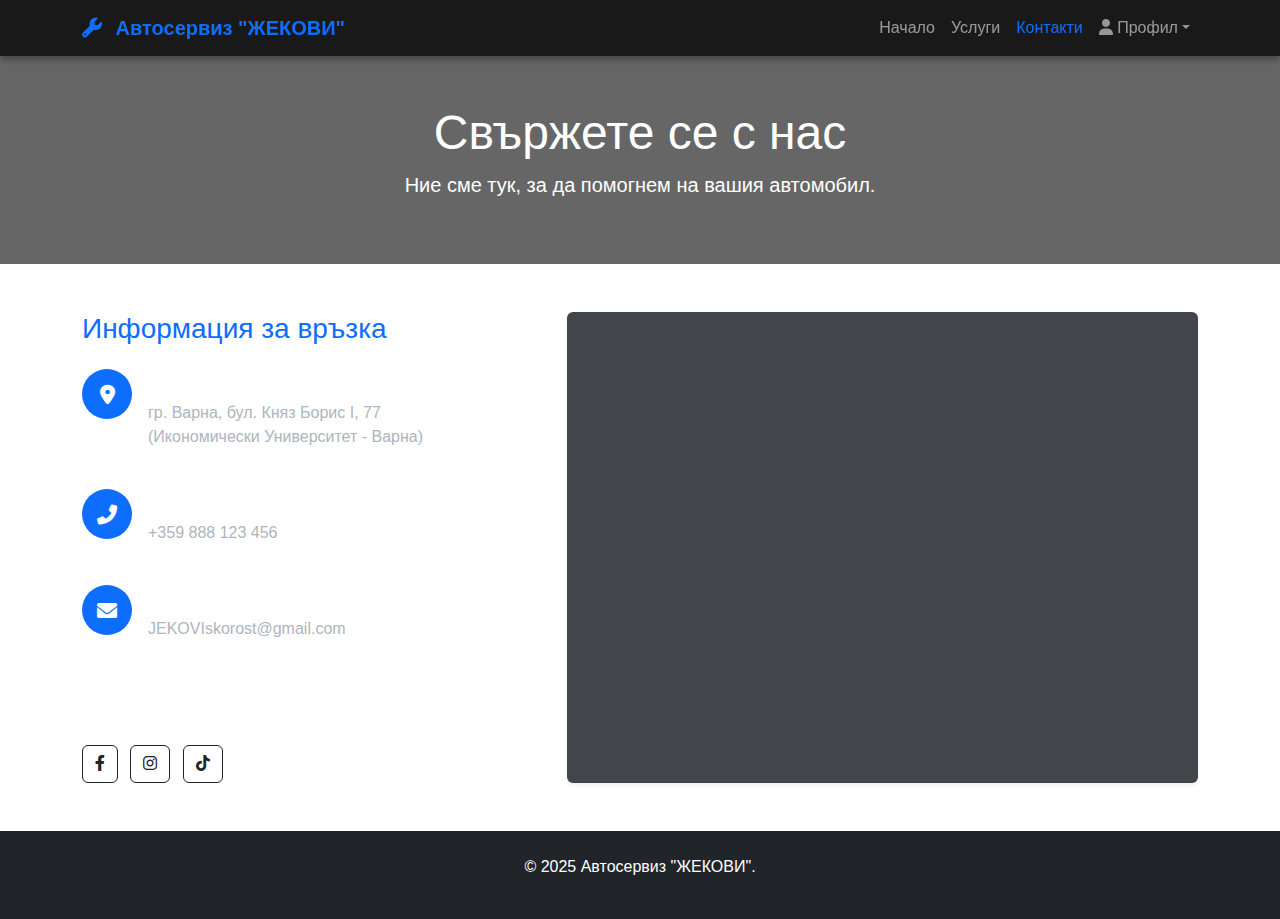
<file: contacts.html>
<!DOCTYPE html>
<html lang="bg">

<head>
    <meta charset="UTF-8">
    <meta name="viewport" content="width=device-width, initial-scale=1.0">
    <title>Контакти - Автосервиз "ЖЕКОВИ"</title>
    <link href="https://cdn.jsdelivr.net/npm/bootstrap@5.3.0/dist/css/bootstrap.min.css" rel="stylesheet">
    <link rel="stylesheet" href="https://cdnjs.cloudflare.com/ajax/libs/font-awesome/6.0.0/css/all.min.css">
    <link rel="stylesheet" href="style.css">
</head>

<body class="d-flex flex-column min-vh-100">
    <nav class="navbar navbar-expand-lg navbar-dark bg-dark sticky-top">
        <div class="container">
           <a class="navbar-brand text-warning fw-bold" href="index.html">
    <i class="fas fa-wrench me-2"></i> Автосервиз "ЖЕКОВИ"
</a>
            <button class="navbar-toggler" type="button" data-bs-toggle="collapse" data-bs-target="#navbarNav"><span
                    class="navbar-toggler-icon"></span></button>
            <div class="collapse navbar-collapse" id="navbarNav">
                <ul class="navbar-nav ms-auto">
                    <li class="nav-item"><a class="nav-link" href="index.html">Начало</a></li>
                    <li class="nav-item"><a class="nav-link" href="services.html">Услуги</a></li>
                    <li class="nav-item"><a class="nav-link active" href="contacts.html">Контакти</a></li>
                    <li class="nav-item dropdown">
                        <a class="nav-link dropdown-toggle" href="#" role="button" data-bs-toggle="dropdown"><i
                                class="fas fa-user"></i> Профил</a>
                        <ul class="dropdown-menu">
                            <li><a class="dropdown-item" href="login.html">Вход</a></li>
                            <li><a class="dropdown-item" href="profile.html">Настройки</a></li>
                        </ul>
                    </li>
                </ul>
            </div>
        </div>
    </nav>
    <header class="bg-secondary text-white text-center py-5">
        <div class="container">
            <h1 class="display-5">Свържете се с нас</h1>
            <p class="lead">Ние сме тук, за да помогнем на вашия автомобил.</p>
        </div>
    </header>
    <div class="container py-5 flex-grow-1">
        <div class="row g-5">
            <div class="col-lg-5">
                <h3 class="mb-4 text-warning">Информация за връзка</h3>

                <div class="d-flex mb-4">
                    <div class="flex-shrink-0">
                        <div class="bg-warning text-dark rounded-circle d-flex align-items-center justify-content-center"
                            style="width: 50px; height: 50px;">
                            <i class="fas fa-map-marker-alt fa-lg"></i>
                        </div>
                    </div>
                    <div class="ms-3">
                        <h5>Адрес</h5>
                        <p class="text-muted">гр. Варна, бул. Княз Борис I, 77<br>(Икономически Университет - Варна)</p>
                    </div>
                </div>

                <div class="d-flex mb-4">
                    <div class="flex-shrink-0">
                        <div class="bg-warning text-dark rounded-circle d-flex align-items-center justify-content-center"
                            style="width: 50px; height: 50px;">
                            <i class="fas fa-phone-alt fa-lg"></i>
                        </div>
                    </div>
                    <div class="ms-3">
                        <h5>Телефон</h5>
                        <p class="text-muted">+359 888 123 456</p>
                    </div>
                </div>

                <div class="d-flex mb-4">
                    <div class="flex-shrink-0">
                        <div class="bg-warning text-dark rounded-circle d-flex align-items-center justify-content-center"
                            style="width: 50px; height: 50px;">
                            <i class="fas fa-envelope fa-lg"></i>
                        </div>
                    </div>
                    <div class="ms-3">
                        <h5>Email</h5>
                        <p class="text-muted">JEKOVIskorost@gmail.com</p>
                    </div>
                </div>

                <h5 class="mt-5 mb-3">Последвайте ни</h5>
                <div>
                    <a href="#" class="btn btn-outline-dark me-2"><i class="fab fa-facebook-f"></i></a>
                    <a href="#" class="btn btn-outline-dark me-2"><i class="fab fa-instagram"></i></a>
                    <a href="#" class="btn btn-outline-dark"><i class="fab fa-tiktok"></i></a>
                </div>
            </div>
            <div class="col-lg-7">
                <div class="card border-0 shadow-sm h-100">
                    <div class="card-body p-0">
                        <iframe
                            src="https://www.google.com/maps/embed?pb=!1m18!1m12!1m3!1d2907.844782086386!2d27.92556201548695!3d43.21285097913876!2m3!1f0!2f0!3f0!3m2!1i1024!2i768!4f13.1!3m3!1m2!1s0x40a4540dcb45672d%3A0x6b6965158140366c!2sUniversity%20of%20Economics%20-%20Varna!5e0!3m2!1sen!2sbg!4v1677685123456!5m2!1sen!2sbg"
                            style="width: 100%; height: 450px; border:0;" allowfullscreen="" loading="lazy"
                            referrerpolicy="no-referrer-when-downgrade">
                        </iframe>
                    </div>
                </div>
            </div>
        </div>
    </div>
    <footer class="bg-dark text-white text-center p-4">
        <div class="container">
            <p>&copy; 2025 Автосервиз "ЖЕКОВИ".</p>
        </div>
    </footer>

    <script src="https://cdn.jsdelivr.net/npm/bootstrap@5.3.0/dist/js/bootstrap.bundle.min.js"></script>
</body>


</html>
</file>
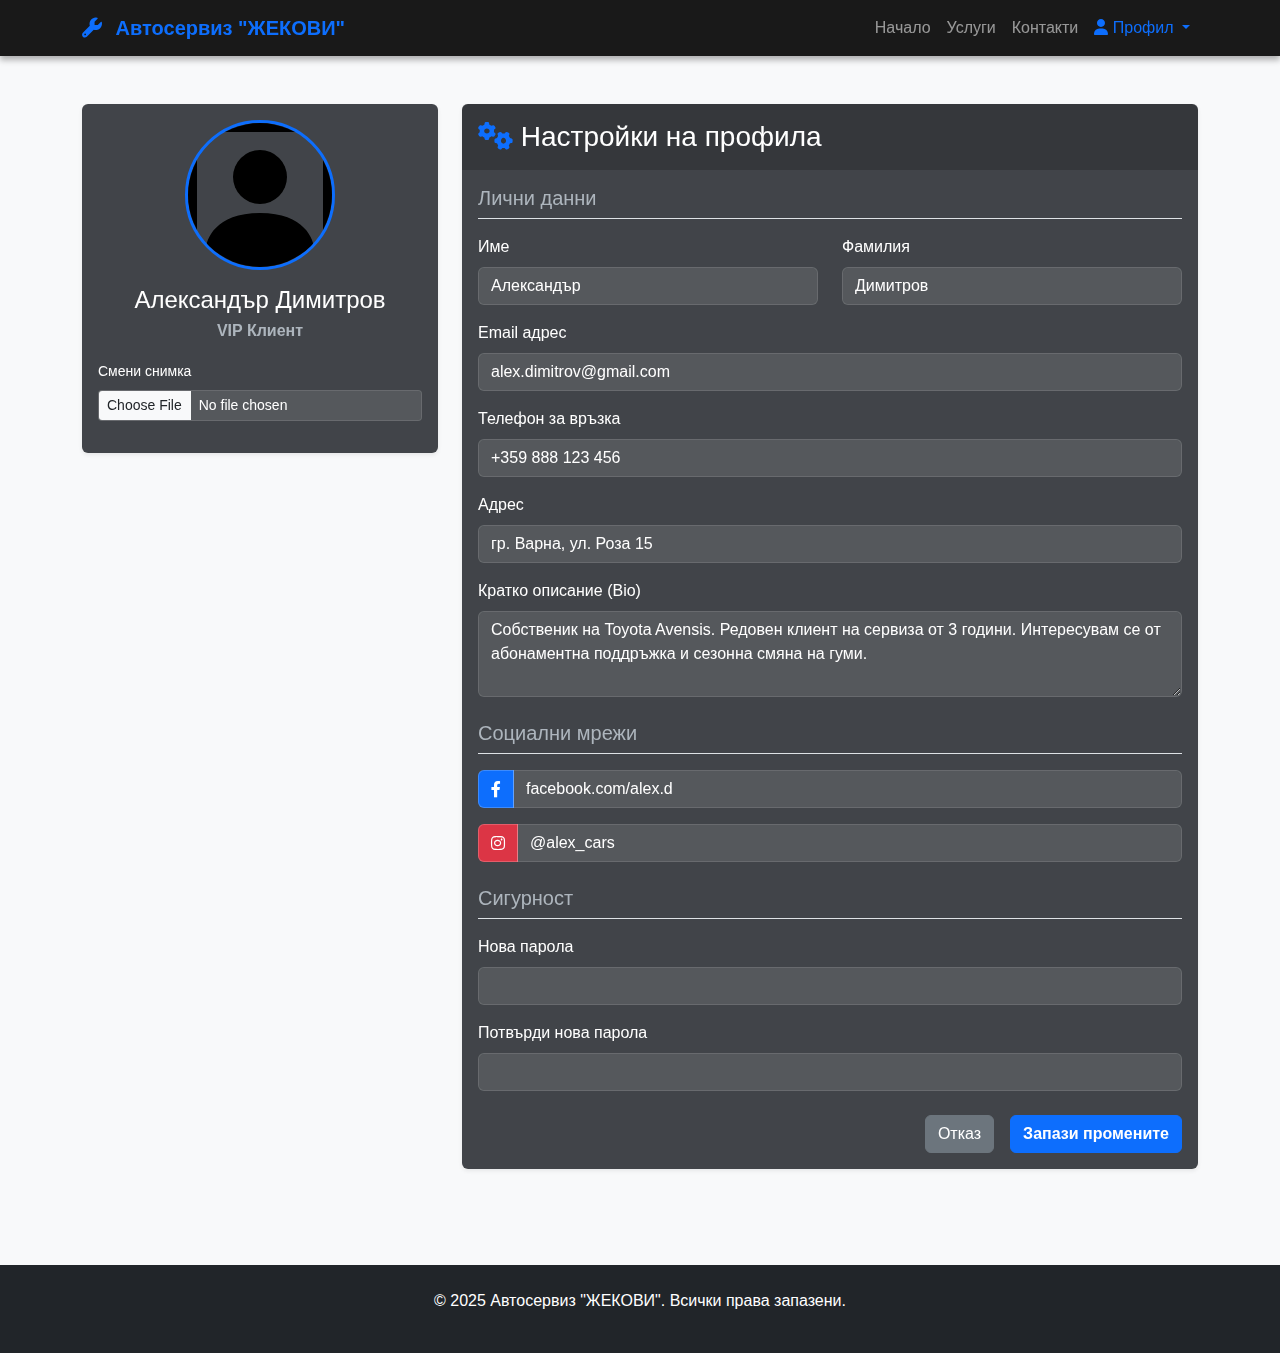
<file: profile.html>
<!DOCTYPE html>
<html lang="bg">

<head>
    <meta charset="UTF-8">
    <meta name="viewport" content="width=device-width, initial-scale=1.0">
    <title>Моят Профил - Автосервиз "ЖЕКОВИ"</title>
    <link href="https://cdn.jsdelivr.net/npm/bootstrap@5.3.0/dist/css/bootstrap.min.css" rel="stylesheet">
    <link rel="stylesheet" href="https://cdnjs.cloudflare.com/ajax/libs/font-awesome/6.0.0/css/all.min.css">
    <link rel="stylesheet" href="style.css">
</head>

<body class="bg-light">
    <nav class="navbar navbar-expand-lg navbar-dark bg-dark sticky-top">
        <div class="container">
            <a class="navbar-brand text-warning fw-bold" href="index.html">
    <i class="fas fa-wrench me-2"></i> Автосервиз "ЖЕКОВИ"
</a>
            <button class="navbar-toggler" type="button" data-bs-toggle="collapse" data-bs-target="#navbarNav">
                <span class="navbar-toggler-icon"></span>
            </button>
            <div class="collapse navbar-collapse" id="navbarNav">
                <ul class="navbar-nav ms-auto">
                    <li class="nav-item"><a class="nav-link" href="index.html">Начало</a></li>
                    <li class="nav-item"><a class="nav-link" href="services.html">Услуги</a></li>
                    <li class="nav-item"><a class="nav-link" href="contacts.html">Контакти</a></li>
                    <li class="nav-item dropdown">
                        <a class="nav-link dropdown-toggle active" href="#" role="button" data-bs-toggle="dropdown">
                            <i class="fas fa-user"></i> Профил
                        </a>
                        <ul class="dropdown-menu">
                            <li><a class="dropdown-item" href="login.html">Вход</a></li>
                            <li><a class="dropdown-item active" href="profile.html">Настройки</a></li>
                        </ul>
                    </li>
                </ul>
            </div>
        </div>
    </nav>

    <div class="container py-5">
        <div class="row">

            <div class="col-md-4 mb-4">
                <div class="card shadow-sm border-0">
                    <div class="card-body text-center">

                        <img src="human.svg" alt="Avatar" class="rounded-circle img-fluid border border-3 border-warning mb-3" width="150" style="height: 150px; object-fit: cover;">
                        <h4 class="mb-1">Александър Димитров</h4>
                        <p class="text-muted fw-bold text-warning">VIP Клиент</p>

                        <div class="mb-3 text-start">
                            <label for="avatarUpload" class="form-label small">Смени снимка</label>
                            <input class="form-control form-control-sm" type="file" id="avatarUpload">
                        </div>
                    </div>
                </div>
            </div>

            <div class="col-md-8">
                <div class="card shadow-sm border-0">
                    <div class="card-header bg-white border-bottom-0">
                        <h3 class="mt-2 text-dark"><i class="fas fa-cogs text-warning"></i> Настройки на профила</h3>
                    </div>
                    <div class="card-body">
                        <form>
                            <h5 class="text-muted mb-3 border-bottom pb-2">Лични данни</h5>
                            <div class="row mb-3">
                                <div class="col-md-6">
                                    <label class="form-label">Име</label>
                                    <input type="text" class="form-control" value="Александър" required>
                                </div>
                                <div class="col-md-6">
                                    <label class="form-label">Фамилия</label>
                                    <input type="text" class="form-control" value="Димитров" required>
                                </div>
                            </div>

                            <div class="mb-3">
                                <label class="form-label">Email адрес</label>
                                <input type="email" class="form-control" value="alex.dimitrov@gmail.com">
                            </div>

                            <div class="mb-3">
                                <label class="form-label">Телефон за връзка</label>
                                <input type="tel" class="form-control" value="+359 888 123 456">
                            </div>

                            <div class="mb-3">
                                <label class="form-label">Адрес</label>
                                <input type="text" class="form-control" value="гр. Варна, ул. Роза 15">
                            </div>
                            <div class="mb-3">
                                <label class="form-label">Кратко описание (Bio)</label>
                                <textarea class="form-control"
                                    rows="3">Собственик на Toyota Avensis. Редовен клиент на сервиза от 3 години. Интересувам се от абонаментна поддръжка и сезонна смяна на гуми.</textarea>
                            </div>

                            <h5 class="text-muted mb-3 mt-4 border-bottom pb-2">Социални мрежи</h5>
                            <div class="input-group mb-3">
                                <span class="input-group-text bg-primary text-white"><i
                                        class="fab fa-facebook-f"></i></span>
                                <input type="text" class="form-control" value="facebook.com/alex.d">
                            </div>
                            <div class="input-group mb-3">
                                <span class="input-group-text bg-danger text-white"><i
                                        class="fab fa-instagram"></i></span>
                                <input type="text" class="form-control" value="@alex_cars">
                            </div>

                            <h5 class="text-muted mb-3 mt-4 border-bottom pb-2">Сигурност</h5>
                            <div class="mb-3">
                                <label class="form-label">Нова парола</label>
                                <input type="password" class="form-control">
                            </div>
                            <div class="mb-3">
                                <label class="form-label">Потвърди нова парола</label>
                                <input type="password" class="form-control">
                            </div>

                            <div class="d-grid gap-2 d-md-flex justify-content-md-end mt-4">
                                <button type="button" class="btn btn-secondary me-md-2">Отказ</button>
                                <button type="submit" class="btn btn-warning text-dark fw-bold">Запази
                                    промените</button>
                            </div>
                        </form>
                    </div>
                </div>
            </div>
        </div>
    </div>
    <footer class="bg-dark text-white text-center p-4 mt-5">
        <div class="container">
            <p>&copy; 2025 Автосервиз "ЖЕКОВИ". Всички права запазени.</p>
        </div>
    </footer>

    <script src="https://cdn.jsdelivr.net/npm/bootstrap@5.3.0/dist/js/bootstrap.bundle.min.js"></script>
</body>


</html>
</file>
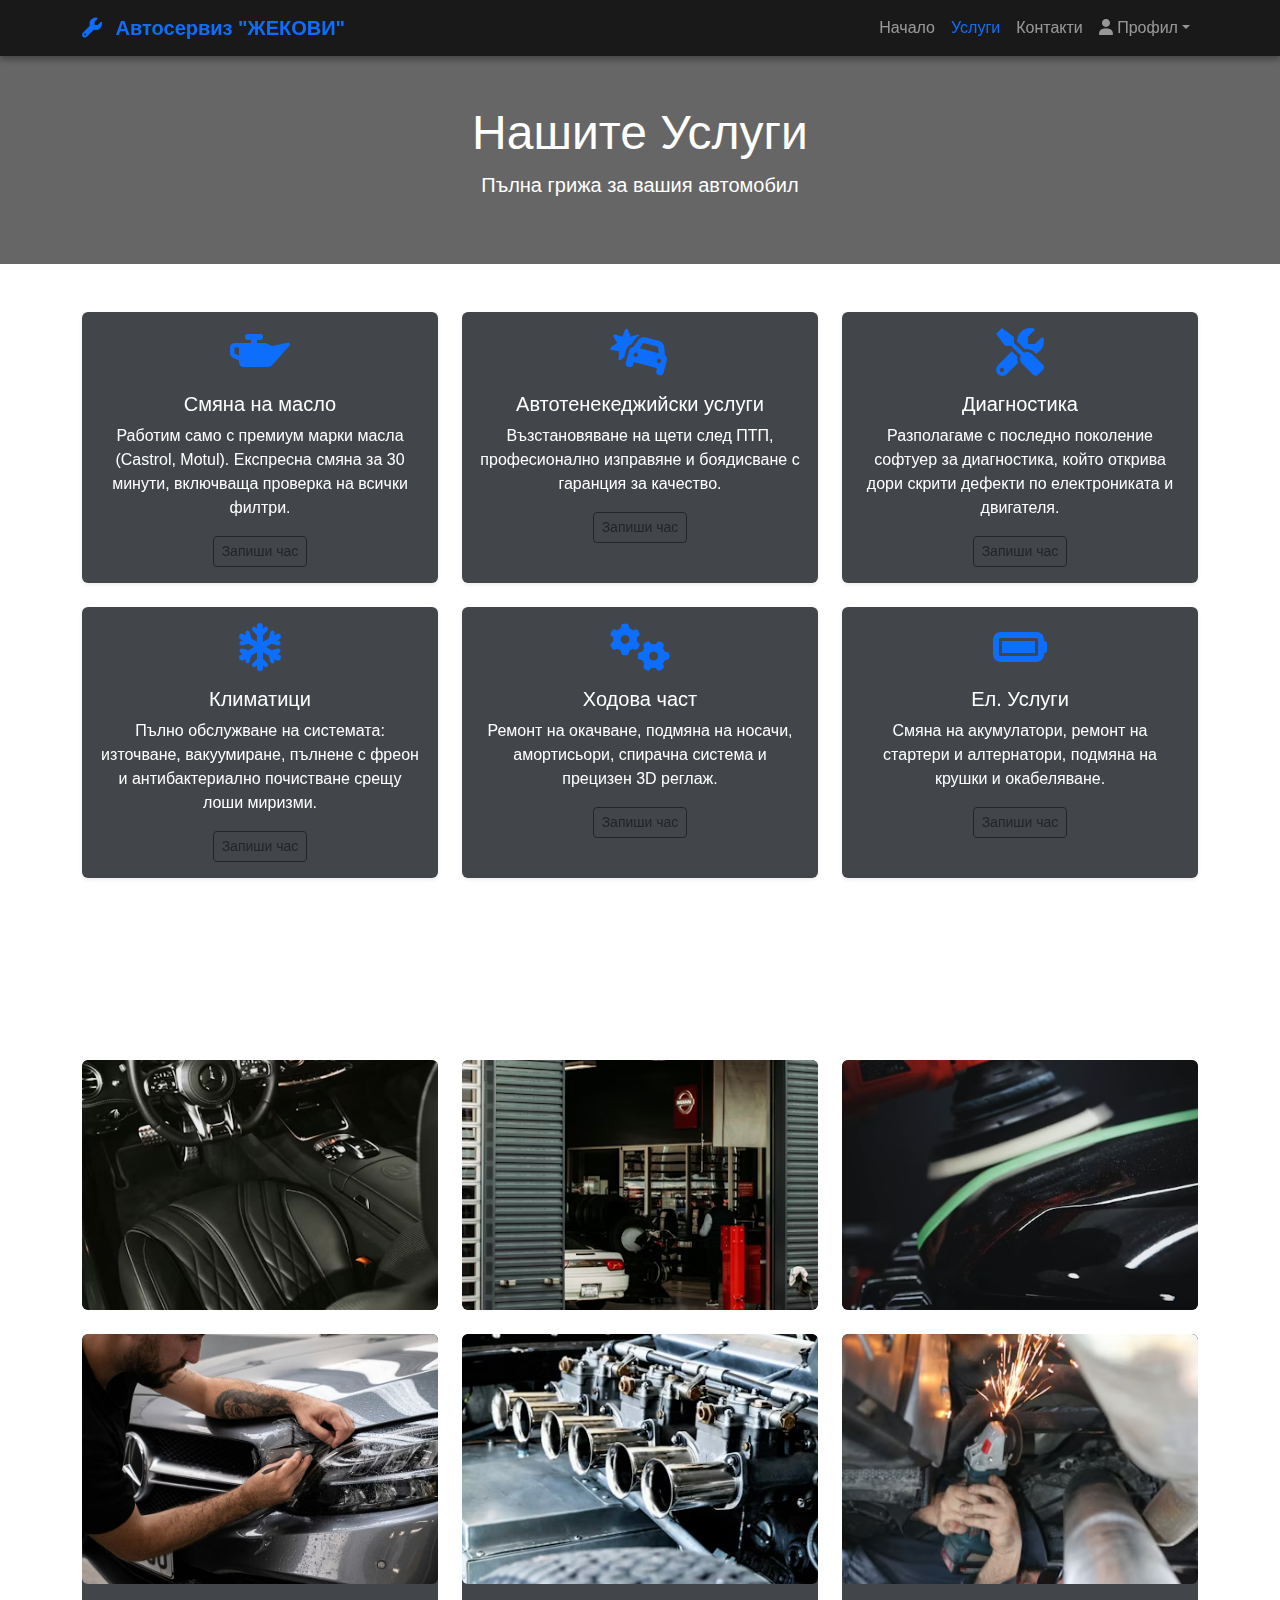
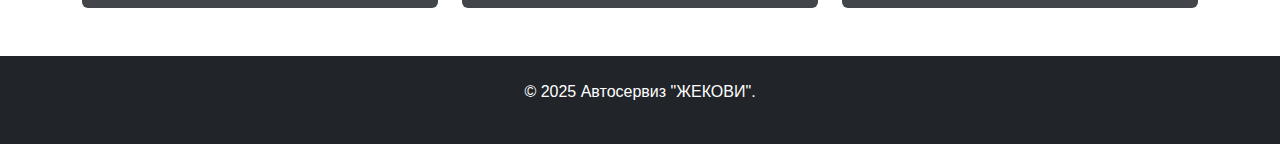
<file: services.html>
<!DOCTYPE html>
<html lang="bg">

<head>
    <meta charset="UTF-8">
    <meta name="viewport" content="width=device-width, initial-scale=1.0">
    <title>Услуги - Автосервиз "ЖЕКОВИ"</title>
    <link href="https://cdn.jsdelivr.net/npm/bootstrap@5.3.0/dist/css/bootstrap.min.css" rel="stylesheet">
    <link rel="stylesheet" href="https://cdnjs.cloudflare.com/ajax/libs/font-awesome/6.0.0/css/all.min.css">
    <link rel="stylesheet" href="style.css">
</head>

<body class="d-flex flex-column min-vh-100">

    <nav class="navbar navbar-expand-lg navbar-dark bg-dark sticky-top">
        <div class="container">
            <a class="navbar-brand text-warning fw-bold" href="index.html">
    <i class="fas fa-wrench me-2"></i> Автосервиз "ЖЕКОВИ"
</a>
            <button class="navbar-toggler" type="button" data-bs-toggle="collapse" data-bs-target="#navbarNav"><span
                    class="navbar-toggler-icon"></span></button>
            <div class="collapse navbar-collapse" id="navbarNav">
                <ul class="navbar-nav ms-auto">
                    <li class="nav-item"><a class="nav-link" href="index.html">Начало</a></li>
                    <li class="nav-item"><a class="nav-link active" href="services.html">Услуги</a></li>
                    <li class="nav-item"><a class="nav-link" href="contacts.html">Контакти</a></li>
                    <li class="nav-item dropdown">
                        <a class="nav-link dropdown-toggle" href="#" role="button" data-bs-toggle="dropdown"><i
                                class="fas fa-user"></i> Профил</a>
                        <ul class="dropdown-menu">
                            <li><a class="dropdown-item" href="login.html">Вход</a></li>
                            <li><a class="dropdown-item" href="profile.html">Настройки</a></li>
                        </ul>
                    </li>
                </ul>
            </div>
        </div>
    </nav>

    <header class="bg-secondary text-white text-center py-5">
        <div class="container">
            <h1 class="display-5">Нашите Услуги</h1>
            <p class="lead">Пълна грижа за вашия автомобил</p>
        </div>
    </header>

    <div class="container py-5 flex-grow-1">
        <div class="row row-cols-1 row-cols-md-3 g-4">
            <div class="col">
                <div class="card h-100 shadow-sm border-0">
                    <div class="card-body text-center">
                        <i class="fas fa-oil-can fa-3x text-warning mb-3"></i>
                        <h5 class="card-title">Смяна на масло</h5>
                        <p class="card-text">Работим само с премиум марки масла (Castrol, Motul). Експресна смяна за 30
                            минути, включваща проверка на всички филтри.</p>
                        <a href="contacts.html" class="btn btn-outline-dark btn-sm">Запиши час</a>
                    </div>
                </div>
            </div>
            <div class="col">
                <div class="card h-100 shadow-sm border-0">
                    <div class="card-body text-center">
                        <i class="fas fa-car-crash fa-3x text-warning mb-3"></i>
                        <h5 class="card-title">Автотенекеджийски услуги</h5>
                        <p class="card-text">Възстановяване на щети след ПТП, професионално изправяне и боядисване с
                            гаранция за качество.</p>
                        <a href="contacts.html" class="btn btn-outline-dark btn-sm">Запиши час</a>
                    </div>
                </div>
            </div>
            <div class="col">
                <div class="card h-100 shadow-sm border-0">
                    <div class="card-body text-center">
                        <i class="fas fa-tools fa-3x text-warning mb-3"></i>
                        <h5 class="card-title">Диагностика</h5>
                        <p class="card-text">Разполагаме с последно поколение софтуер за диагностика, който открива дори
                            скрити дефекти по електрониката и двигателя.</p>
                        <a href="contacts.html" class="btn btn-outline-dark btn-sm">Запиши час</a>
                    </div>
                </div>
            </div>
            <div class="col">
                <div class="card h-100 shadow-sm border-0">
                    <div class="card-body text-center">
                        <i class="fas fa-snowflake fa-3x text-warning mb-3"></i>
                        <h5 class="card-title">Климатици</h5>
                        <p class="card-text">Пълно обслужване на системата: източване, вакуумиране, пълнене с фреон и
                            антибактериално почистване срещу лоши миризми.</p>
                        <a href="contacts.html" class="btn btn-outline-dark btn-sm">Запиши час</a>
                    </div>
                </div>
            </div>
            <div class="col">
                <div class="card h-100 shadow-sm border-0">
                    <div class="card-body text-center">
                        <i class="fas fa-cogs fa-3x text-warning mb-3"></i>
                        <h5 class="card-title">Ходова част</h5>
                        <p class="card-text">Ремонт на окачване, подмяна на носачи, амортисьори, спирачна система и
                            прецизен 3D реглаж.</p>
                        <a href="contacts.html" class="btn btn-outline-dark btn-sm">Запиши час</a>
                    </div>
                </div>
            </div>
            <div class="col">
                <div class="card h-100 shadow-sm border-0">
                    <div class="card-body text-center">
                        <i class="fas fa-battery-full fa-3x text-warning mb-3"></i>
                        <h5 class="card-title">Ел. Услуги</h5>
                        <p class="card-text">Смяна на акумулатори, ремонт на стартери и алтернатори, подмяна на крушки и
                            окабеляване.</p>
                        <a href="contacts.html" class="btn btn-outline-dark btn-sm">Запиши час</a>
                    </div>
                </div>
            </div>
        </div>
    </div>
    <section class="container py-5">
        <h2 class="text-center mb-5 text-white fw-bold">Галерия от сервиза</h2>      
        <div class="row g-4">
            <div class="col-md-4 col-6">
                <div class="card border-0 h-100 overflow-hidden">
                    <img src="gal1.avif" class="img-fluid rounded hover-zoom" alt="Снимка 1" style="height: 250px; object-fit: cover; width: 100%;">
                </div>
            </div>

            <div class="col-md-4 col-6">
                <div class="card border-0 h-100 overflow-hidden">
                    <img src="gal2.avif" class="img-fluid rounded hover-zoom" alt="Снимка 2" style="height: 250px; object-fit: cover; width: 100%;">
                </div>
            </div>
            
            <div class="col-md-4 col-6">
                <div class="card border-0 h-100 overflow-hidden">
                    <img src="gal3.avif" class="img-fluid rounded hover-zoom" alt="Снимка 3" style="height: 250px; object-fit: cover; width: 100%;">
                </div>
            </div>

             <div class="col-md-4 col-6">
                <div class="card border-0 h-100 overflow-hidden">
                    <img src="gal4.avif" class="img-fluid rounded hover-zoom" alt="Снимка 4" style="height: 250px; object-fit: cover; width: 100%;">
                </div>
            </div>
            
             <div class="col-md-4 col-6">
                <div class="card border-0 h-100 overflow-hidden">
                    <img src="gal5.avif" class="img-fluid rounded hover-zoom" alt="Снимка 5" style="height: 250px; object-fit: cover; width: 100%;">
                </div>.
            </div>
            
             <div class="col-md-4 col-6">
                <div class="card border-0 h-100 overflow-hidden">
                    <img src="gal6.avif" class="img-fluid rounded hover-zoom" alt="Снимка 6" style="height: 250px; object-fit: cover; width: 100%;">
                </div>
            </div>
        </div>
    </section>
    <footer class="bg-dark text-white text-center p-4">
        <div class="container">
            <p>&copy; 2025 Автосервиз "ЖЕКОВИ".</p>
        </div>
    </footer>
    <script src="https://cdn.jsdelivr.net/npm/bootstrap@5.3.0/dist/js/bootstrap.bundle.min.js"></script>
</body>

</html>
</file>
<file: style.css>
:root {

    --main-accent: #0d6efd; 
    --hover-accent: #0a58ca;
    --glass-bg: rgba(33, 37, 41, 0.85);
}

body {
    font-family: 'Segoe UI', Tahoma, Geneva, Verdana, sans-serif;
    background: url('https://images.unsplash.com/photo-1492144534655-ae79c964c9d7?ixlib=rb-4.0.3&auto=format&fit=crop&w=1920&q=80') no-repeat center center fixed;
    background-size: cover;
    color: #fff;
    min-height: 100vh;
}

main, section, .container {
    background-color: transparent !important;
}

.text-warning {
    color: var(--main-accent) !important;
}

.bg-warning {
    background-color: var(--main-accent) !important;
}

.border-warning {
    border-color: var(--main-accent) !important;
}

.btn-warning {
    background-color: var(--main-accent);
    border-color: var(--main-accent);
    color: #fff;
    font-weight: 600;
    transition: all 0.3s ease;
}

.btn-warning:hover {
    background-color: var(--hover-accent);
    border-color: var(--hover-accent);
    transform: translateY(-2px);
    color: #fff;
}

.card {
    background-color: var(--glass-bg); 
    border: 1px solid rgba(255, 255, 255, 0.1);
    color: white;
    backdrop-filter: blur(5px);
}

.card-header, .card-footer {
    background-color: rgba(0, 0, 0, 0.2) !important;
    border-color: rgba(255, 255, 255, 0.1);
    color: white !important;
}

.text-muted {
    color: #adb5bd !important;
}

.text-dark {
    color: white !important;
}

.form-control, .input-group-text {
    background-color: rgba(255, 255, 255, 0.1);
    border: 1px solid rgba(255, 255, 255, 0.2);
    color: white;
}

.form-control:focus {
    background-color: rgba(255, 255, 255, 0.2);
    color: white;
    border-color: var(--main-accent);
    box-shadow: 0 0 0 0.25rem rgba(13, 110, 253, 0.25);
}

.navbar {
    background-color: rgba(0, 0, 0, 0.9) !important;
    box-shadow: 0 4px 6px rgba(0,0,0,0.3);
}

.nav-link:hover, .nav-link.active {
    color: var(--main-accent) !important;
}

footer {
    background-color: rgba(0, 0, 0, 0.9) !important;
    margin-top: auto;
}

header.bg-secondary {
    background-color: rgba(0, 0, 0, 0.6) !important;
}
.hover-zoom {
    transition: transform 0.5s ease;
    cursor: pointer;
}
.hover-zoom:hover {
    transform: scale(1.1);
}
</file>
